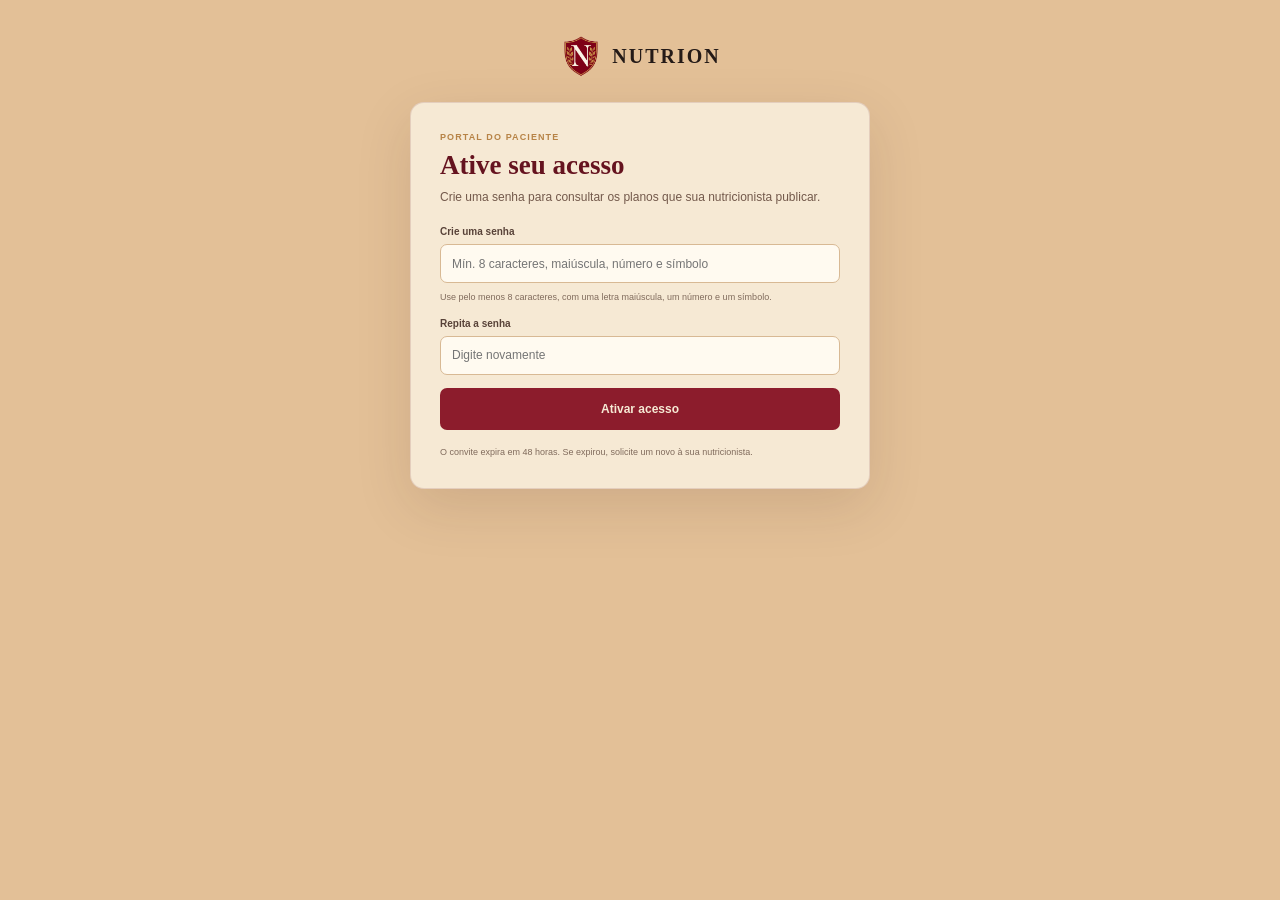
<file: invite.html>
<!doctype html><html lang="pt-BR"><head><meta charset="UTF-8"/><meta name="viewport" content="width=device-width,initial-scale=1"/><title>Ativar acesso · Nutrion</title><link rel="stylesheet" href="/auth.css"/></head><body><main class="auth-shell"><a class="auth-brand" href="/"><img src="/outputs/nutrion-brasao-transparente.png" alt=""/><span>NUTRION</span></a><section class="auth-card"><div class="eyebrow">PORTAL DO PACIENTE</div><h1>Ative seu acesso</h1><p class="auth-intro">Crie uma senha para consultar os planos que sua nutricionista publicar.</p><form id="activateForm"><label>Crie uma senha<input required type="password" name="password" minlength="8" maxlength="256" autocomplete="new-password" placeholder="Mín. 8 caracteres, maiúscula, número e símbolo"/></label><p class="password-hint">Use pelo menos 8 caracteres, com uma letra maiúscula, um número e um símbolo.</p><label>Repita a senha<input required type="password" name="confirm" minlength="8" maxlength="256" autocomplete="new-password" placeholder="Digite novamente"/></label><p class="auth-error hidden" id="activateError" role="alert"></p><button class="auth-submit" type="submit">Ativar acesso</button></form><div id="activationSuccess" class="hidden"></div><p class="auth-note">O convite expira em 48 horas. Se expirou, solicite um novo à sua nutricionista.</p></section></main><script src="/auth.js"></script></body></html>
</file>
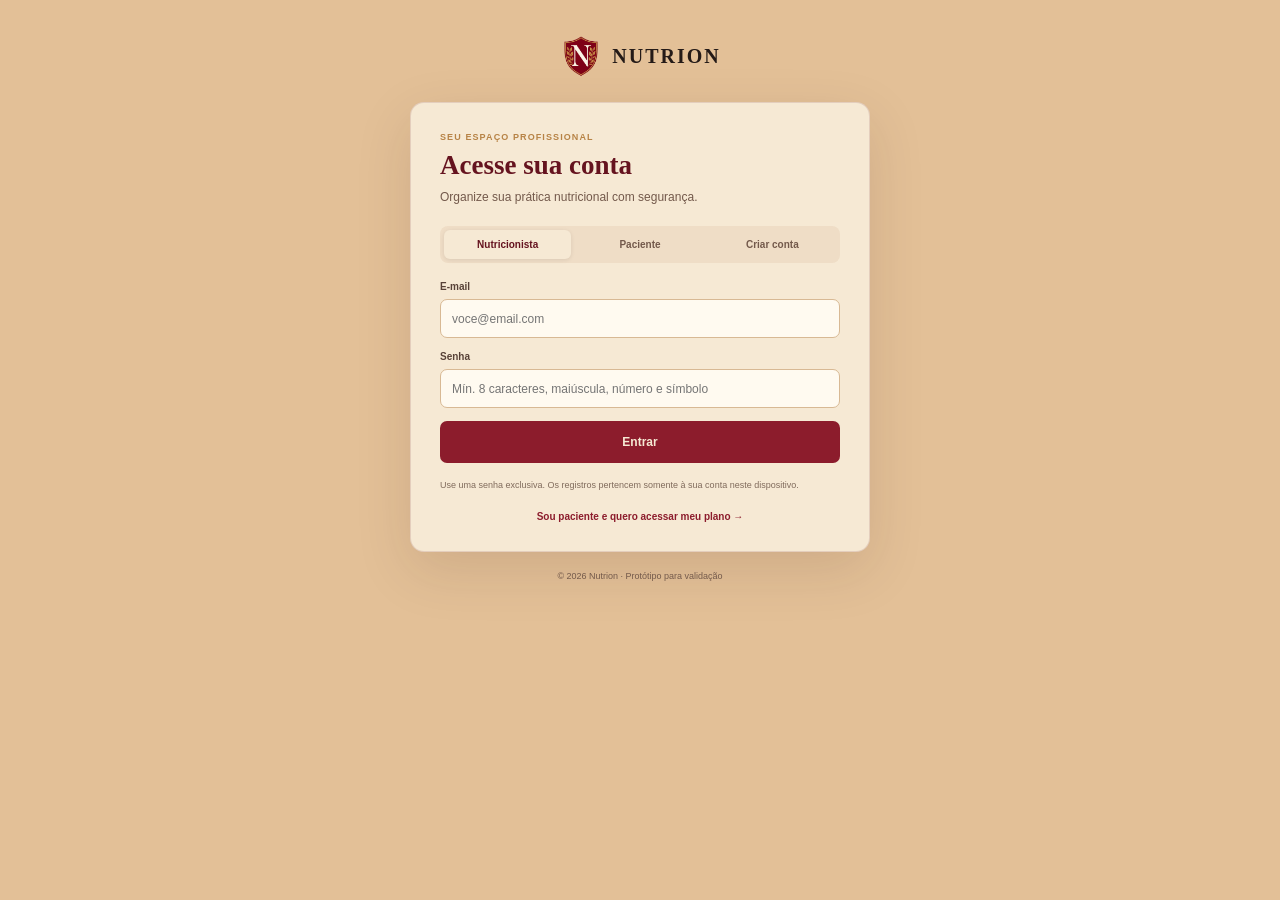
<file: login.html>
<!doctype html>
<html lang="pt-BR"><head><meta charset="UTF-8"/><meta name="viewport" content="width=device-width,initial-scale=1"/><meta name="theme-color" content="#8C1C2C"/><title>Acessar Nutrion</title><link rel="icon" href="/outputs/nutrion-brasao-transparente.png"/><link rel="stylesheet" href="/auth.css"/></head>
<body><main class="auth-shell"><a class="auth-brand" href="/"><img src="/outputs/nutrion-brasao-transparente.png" alt=""/><span>NUTRION</span></a><section class="auth-card"><div class="eyebrow">SEU ESPAÇO PROFISSIONAL</div><h1 id="authTitle">Acesse sua conta</h1><p class="auth-intro" id="authIntro">Organize sua prática nutricional com segurança.</p><div class="auth-tabs"><button class="active" data-auth-mode="login">Nutricionista</button><button data-auth-mode="patient">Paciente</button><button data-auth-mode="register">Criar conta</button></div><form id="professionalAuth"><label>Nome profissional<input name="name" autocomplete="name" maxlength="150" placeholder="Seu nome"/></label><label>E-mail<input required type="email" name="email" autocomplete="email" placeholder="voce@email.com"/></label><label>Senha<input required type="password" name="password" autocomplete="current-password" minlength="8" maxlength="256" placeholder="Mín. 8 caracteres, maiúscula, número e símbolo"/></label><p class="password-hint" id="passwordHint">Para criar conta: mínimo de 8 caracteres, com uma letra maiúscula, um número e um símbolo.</p><p class="auth-error hidden" id="authError" role="alert"></p><button class="auth-submit" id="authSubmit" type="submit">Entrar</button></form><p class="auth-note">Use uma senha exclusiva. Os registros pertencem somente à sua conta neste dispositivo.</p><a class="patient-link" href="?tipo=paciente">Sou paciente e quero acessar meu plano →</a></section><footer>© 2026 Nutrion · Protótipo para validação</footer></main><script src="/auth.js"></script></body></html>
</file>
<file: auth.css>
:root{--wine:#8C1C2C;--wine-dark:#65131F;--cream:#F6E9D4;--sand:#E3C097;--ink:#241A17;--gold:#B78346}*{box-sizing:border-box}body{margin:0;min-height:100vh;background:var(--sand);color:var(--ink);font:14px 'DM Sans',Arial,sans-serif}.auth-shell{width:min(100% - 32px,460px);margin:auto;padding:34px 0 24px}.auth-brand{display:flex;align-items:center;justify-content:center;gap:9px;margin:0 auto 24px;color:var(--ink);text-decoration:none;font:700 20px Georgia,serif;letter-spacing:2px}.auth-brand img{width:44px;height:44px;object-fit:contain}.auth-card{padding:29px;background:var(--cream);border:1px solid #65131f20;border-radius:14px;box-shadow:0 18px 55px #421c1b20}.eyebrow{font-size:9px;font-weight:700;letter-spacing:1.1px;color:var(--gold)}h1{margin:8px 0 7px;font:700 27px Georgia,serif;color:var(--wine-dark)}.auth-intro{font-size:12px;line-height:1.6;color:#73594b;margin:0 0 19px}.auth-tabs{display:grid;grid-template-columns:repeat(3,1fr);gap:5px;padding:4px;background:#efddc6;border-radius:8px;margin-bottom:18px}.auth-tabs button{border:0;background:transparent;border-radius:6px;padding:9px 4px;color:#73594b;font:700 10px Arial,sans-serif;cursor:pointer}.auth-tabs button.active{background:var(--cream);color:var(--wine-dark);box-shadow:0 1px 4px #241a1718}form label{display:grid;gap:7px;margin:0 0 13px;color:#584238;font-size:10px;font-weight:700}form input{width:100%;height:39px;padding:0 11px;border:1px solid #d8b994;border-radius:7px;background:#fffaf0;color:var(--ink);font:12px Arial,sans-serif;outline:0}form input:focus{border-color:var(--wine);box-shadow:0 0 0 3px #8c1c2c18}.auth-submit{display:flex;align-items:center;justify-content:center;width:100%;min-height:42px;padding:10px 14px;border:0;border-radius:7px;background:var(--wine);color:var(--cream);text-decoration:none;text-align:center;font:700 12px Arial,sans-serif;cursor:pointer}.auth-submit:hover{background:var(--wine-dark)}.password-hint{font-size:9px;line-height:1.5;color:#806b5c;margin:-5px 0 13px}.auth-error{padding:10px;border-radius:6px;background:#f4d9d6;color:#741c23;font-size:11px;line-height:1.4}.auth-note{font-size:9px;line-height:1.6;color:#806b5c;margin:15px 0 0}.patient-link{display:block;margin-top:18px;text-align:center;color:var(--wine);font-size:10px;font-weight:700;text-decoration:none}.auth-shell footer{margin-top:19px;text-align:center;color:#73594b;font-size:9px}.hidden{display:none!important}.access-code-card{padding:14px;margin:13px 0;background:#efddc6;border-radius:8px}.access-code-card strong,.access-code-card b{display:block}.access-code-card b{margin:8px 0;color:var(--wine-dark);font:700 20px monospace;letter-spacing:1px}.access-code-card p{color:#73594b;font-size:10px;line-height:1.5}.portal-page{min-height:100vh;background:var(--sand)}.portal-header{height:72px;padding:0 max(22px,calc((100vw - 1060px)/2));display:flex;align-items:center;justify-content:space-between;background:var(--cream);border-bottom:1px solid #65131f20}.portal-header .auth-brand{margin:0;font-size:17px}.portal-header .auth-brand img{width:38px;height:38px}.portal-main{width:min(100% - 34px,1000px);margin:31px auto 60px}.portal-main>h1{font-size:30px}.portal-main>.page-subtitle{color:#73594b;margin-bottom:24px}.portal-main>.page-subtitle strong{color:var(--wine-dark)}.portal-plans{display:grid;gap:16px}.portal-plan-card{padding:20px;background:var(--cream);border:1px solid #65131f1f;border-radius:12px;box-shadow:0 6px 20px #421c1b0d}.portal-plan-card>header{display:flex;justify-content:space-between;gap:15px;align-items:center;margin-bottom:13px}.portal-plan-card>header small{font-size:9px;color:#806b5c}.portal-plan-card .patient-plan{border:1px solid #ecdcc7}.portal-print{margin-top:13px}.portal-main .prototype-note{margin-top:20px}
@media(max-width:600px){.auth-shell{padding-top:20px}.auth-card{padding:21px}.portal-header{height:60px;padding:0 17px}.portal-main{margin-top:22px}.portal-plan-card{padding:13px}.portal-plan-card>header{align-items:flex-start;flex-direction:column;gap:7px}.portal-page .patient-plan{padding:15px}.agenda-date-field{width:100%;margin:12px 0}.calendar-controls{display:flex;align-items:end;width:100%}.patient-invite-section{align-items:stretch;flex-direction:column}}
@media print{.portal-header,.portal-main>.eyebrow,.portal-main>h1,.portal-main>.page-subtitle,.portal-main>.prototype-note,.portal-print{display:none!important}.portal-main{width:100%;margin:0}.portal-plans{display:block}.portal-plan-card{padding:0;border:0;box-shadow:none;break-after:page}.portal-plan-card:last-child{break-after:auto}}
.portal-section{margin-top:18px;padding:20px;background:var(--cream);border:1px solid #65131f1f;border-radius:12px;box-shadow:0 6px 20px #421c1b0d}.portal-section-heading{display:flex;align-items:center;justify-content:space-between;gap:12px;margin-bottom:14px}.portal-section-heading h2{margin:5px 0 0;color:var(--wine-dark);font:700 19px Georgia,serif}.read-only-badge{padding:6px 9px;border-radius:20px;background:#efddc6;color:#65131f;font-size:9px;font-weight:700}.portal-info-groups{display:grid;gap:11px}.portal-info-group{padding:13px;background:#fbf4e8;border:1px solid #d8b99466;border-radius:9px}.portal-info-group h3{margin:0 0 10px;color:#65131f;font:700 12px Georgia,serif}.portal-info-group-heading{display:flex;justify-content:space-between;align-items:baseline;gap:10px}.portal-info-group-heading small{color:#806b5c;font-size:9px}.portal-info-grid{display:grid;grid-template-columns:repeat(3,minmax(0,1fr));gap:9px}.portal-info-item{min-width:0;display:grid;align-content:start;gap:5px;padding:9px;background:#fffaf1;border-radius:6px}.portal-info-item>span{color:#806b5c;font-size:9px}.portal-info-item>strong{color:#382820;font-size:11px;font-weight:600;line-height:1.55;overflow-wrap:anywhere}.portal-measurement-meta{margin-top:9px}.portal-record-list{display:grid;gap:9px}.portal-record-card{padding:13px;background:#fbf4e8;border:1px solid #d8b99466;border-radius:9px}.portal-record-top{display:flex;align-items:flex-start;justify-content:space-between;gap:12px;margin-bottom:8px}.portal-record-top>strong{color:#65131f;font-size:11px}.portal-record-top>span{color:#806b5c;font-size:9px;text-align:right}.portal-record-tags{display:flex;gap:6px;flex-wrap:wrap}.portal-record-tags span{padding:5px 7px;border-radius:5px;background:#efddc6;color:#65131f;font-size:8px;font-weight:700}.portal-record-card p{margin:5px 0 0;color:#584238;font-size:10px;line-height:1.6;overflow-wrap:anywhere}.portal-record-card p strong{color:#65131f}.portal-record-metrics{margin-top:9px}.portal-empty-note{margin:0;color:#806b5c;font-size:10px;line-height:1.6}
@media(max-width:600px){.portal-section{padding:14px}.portal-info-grid{grid-template-columns:repeat(2,minmax(0,1fr))}.portal-info-group-heading{align-items:flex-start;flex-direction:column;gap:4px}.portal-record-top{flex-direction:column;gap:4px}.portal-record-top>span{text-align:left}}
</file>
